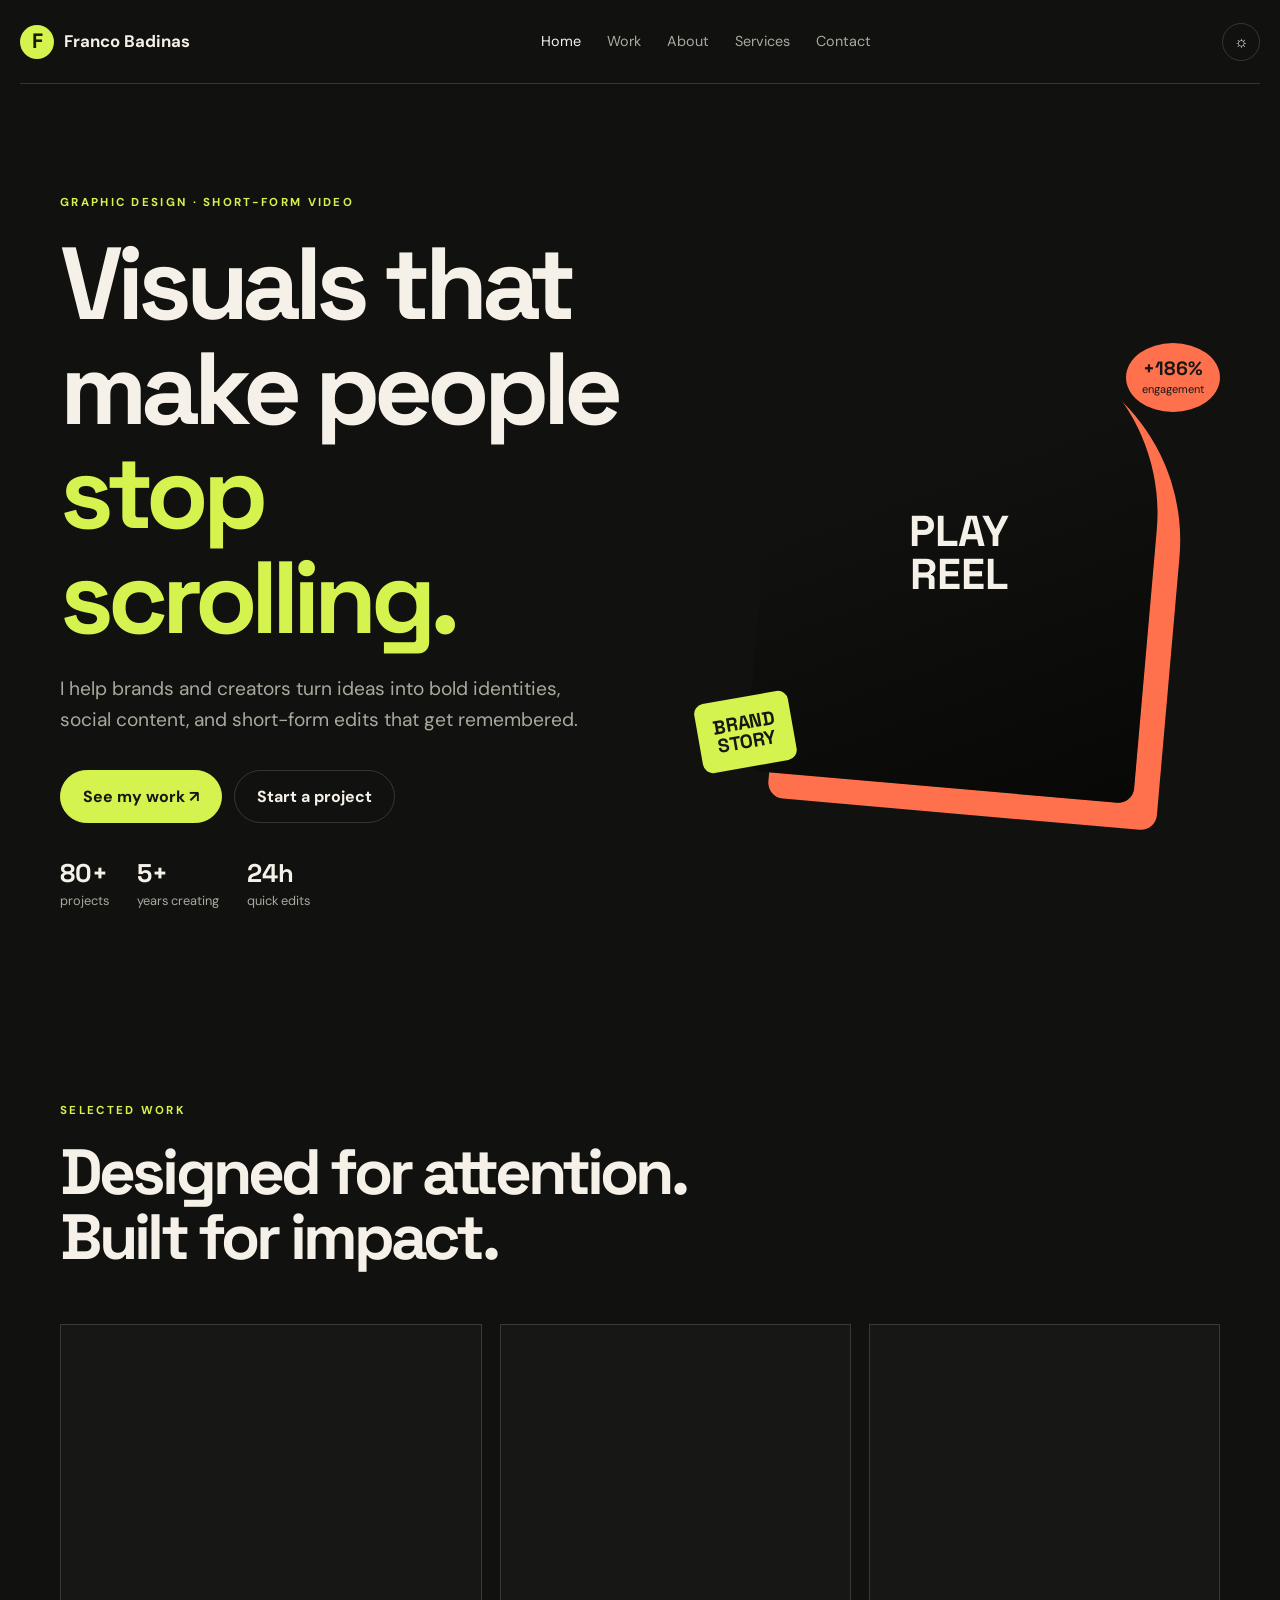
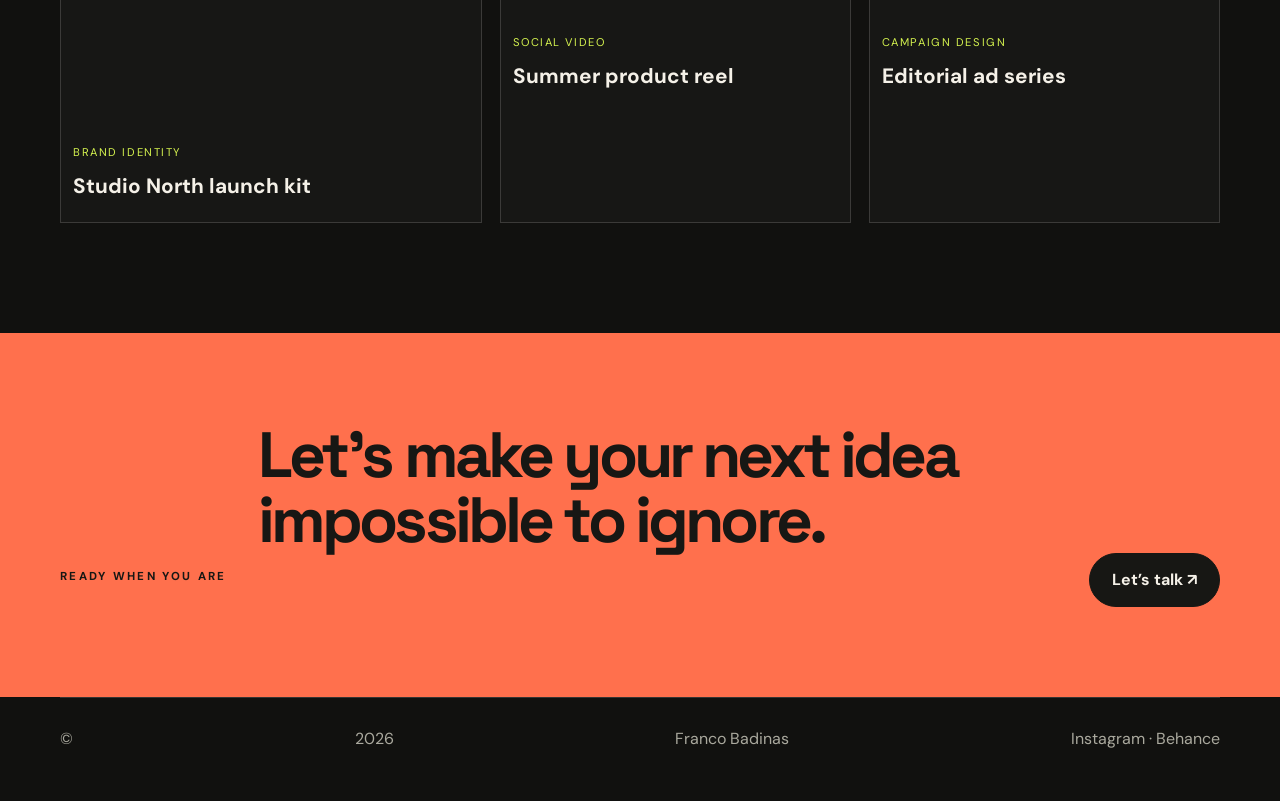
<file: index.html>
<!doctype html>
<html lang="en"><head><meta charset="UTF-8"><meta name="viewport" content="width=device-width,initial-scale=1"><meta name="description" content="Franco Badinas — graphic designer and short-form video editor"><title>Franco Badinas — Creative Portfolio</title><link rel="preconnect" href="https://fonts.googleapis.com"><link rel="preconnect" href="https://fonts.gstatic.com" crossorigin><link href="https://fonts.googleapis.com/css2?family=DM+Sans:wght@400;500;700&family=Space+Grotesk:wght@500;700&display=swap" rel="stylesheet"><link rel="stylesheet" href="style.css"></head><body><header class="header"><a class="logo" href="index.html"><b>F</b> Franco Badinas</a><nav><a class="active" href="index.html">Home</a><a href="work.html">Work</a><a href="about.html">About</a><a href="services.html">Services</a><a href="contact.html">Contact</a></nav><button class="theme" aria-label="Toggle theme">☼</button></header><main><section class="hero wrap"><div><p class="kicker">Graphic design · Short-form video</p><h1>Visuals that make people <em>stop scrolling.</em></h1><p class="intro">I help brands and creators turn ideas into bold identities, social content, and short-form edits that get remembered.</p><div class="actions"><a class="button primary" href="work.html">See my work ↗</a><a class="button" href="contact.html">Start a project</a></div><div class="stats"><span><strong>80+</strong> projects</span><span><strong>5+</strong> years creating</span><span><strong>24h</strong> quick edits</span></div></div><div class="hero-art"><div class="art-image"><span>PLAY<br>REEL</span></div><div class="sticker one">+186%<small>engagement</small></div><div class="sticker two">BRAND<br>STORY</div></div></section><section class="wrap section"><p class="kicker">Selected work</p><h2>Designed for attention.<br>Built for impact.</h2><div class="cards"><a class="card tall" href="work.html"><div class="photo photo-one"></div><p>Brand identity</p><h3>Studio North launch kit</h3></a><a class="card" href="work.html"><div class="photo photo-two"></div><p>Social video</p><h3>Summer product reel</h3></a><a class="card" href="work.html"><div class="photo photo-three"></div><p>Campaign design</p><h3>Editorial ad series</h3></a></div></section><section class="band"><div class="wrap band-inner"><p class="kicker">Ready when you are</p><h2>Let’s make your next idea impossible to ignore.</h2><a class="button primary" href="contact.html">Let’s talk ↗</a></div></section></main><footer class="footer wrap">© <span class="year"></span> Franco Badinas <span><a href="https://instagram.com" target="_blank">Instagram</a> · <a href="https://behance.net" target="_blank">Behance</a></span></footer><script src="script.js"></script></body></html>
</file>
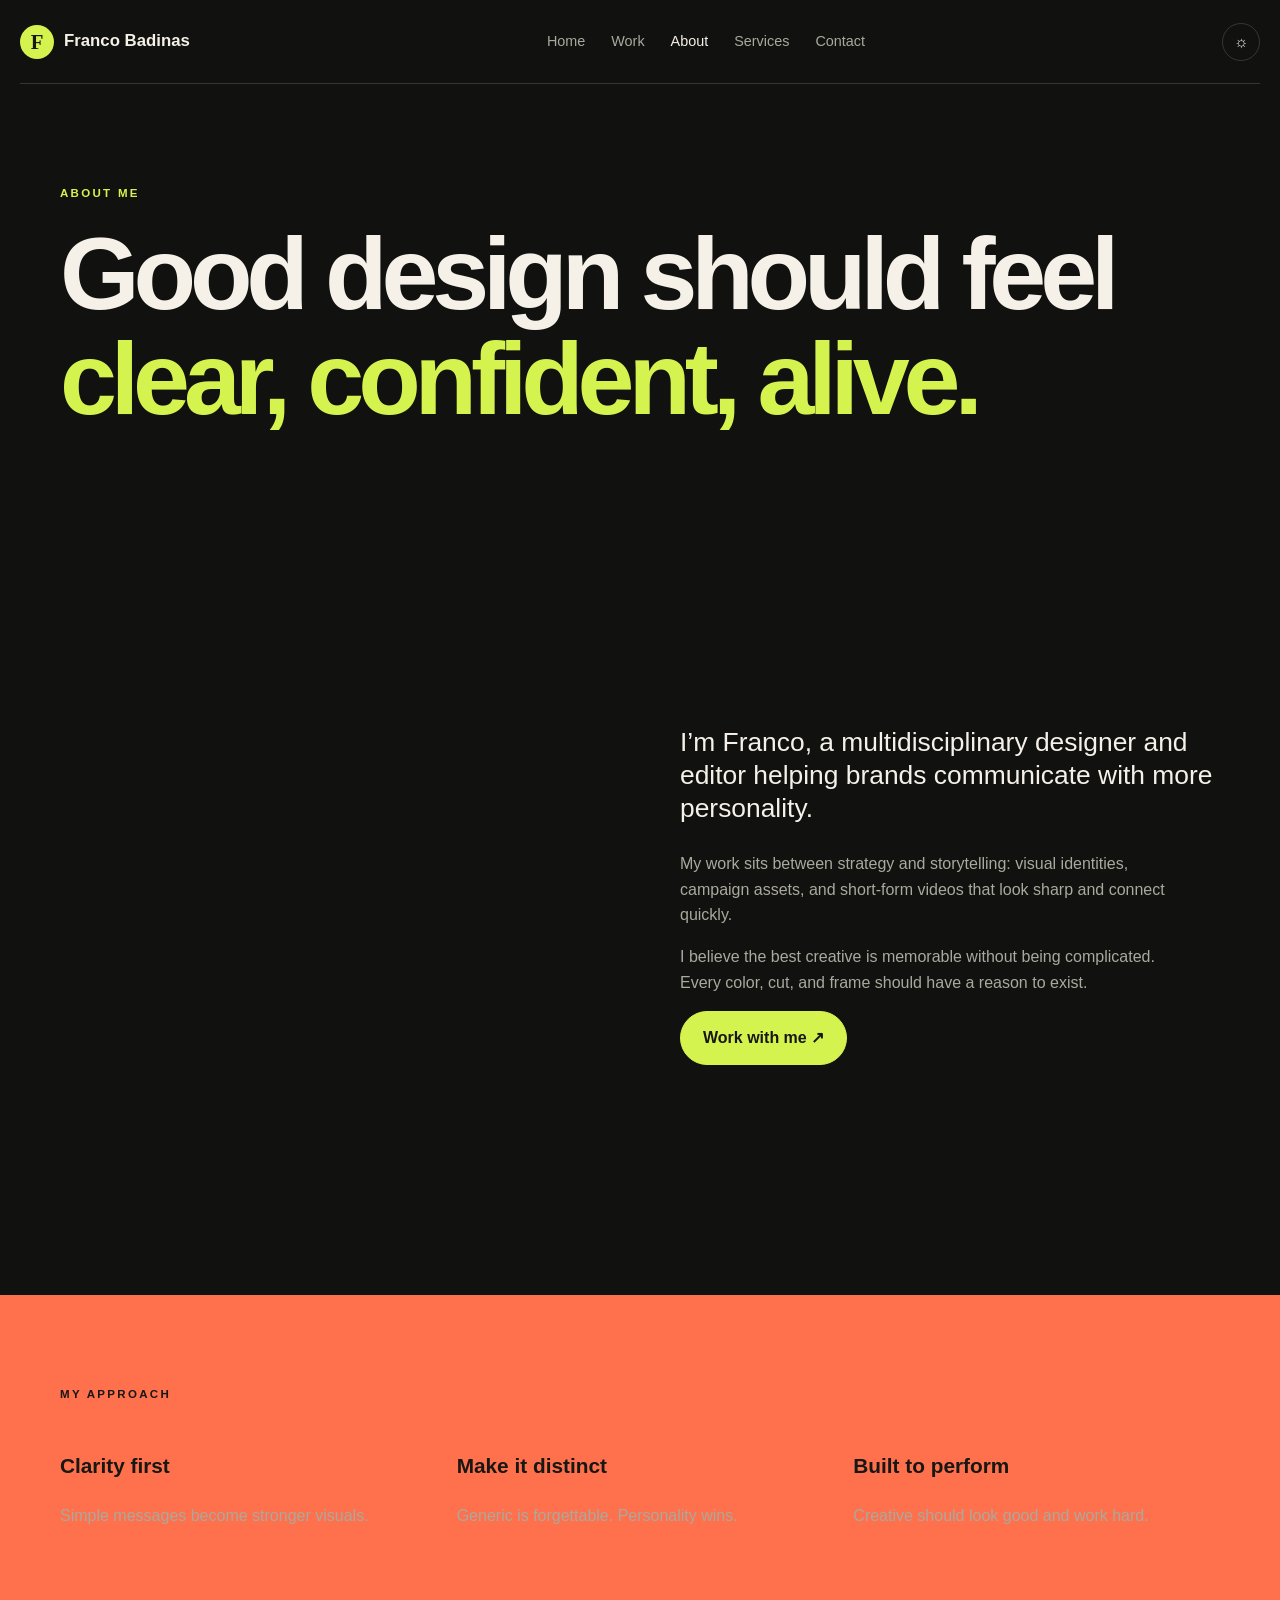
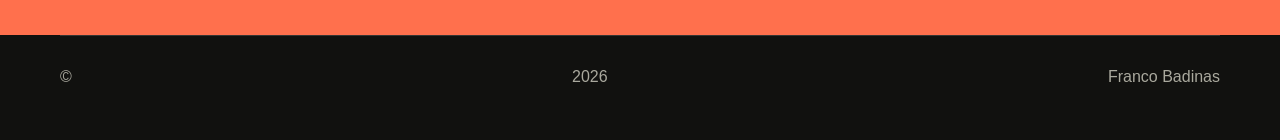
<file: about.html>
<!doctype html><html lang="en"><head><meta charset="UTF-8"><meta name="viewport" content="width=device-width,initial-scale=1"><title>About — Franco Badinas</title><link rel="stylesheet" href="style.css"></head><body><header class="header"><a class="logo" href="index.html"><b>F</b> Franco Badinas</a><nav><a href="index.html">Home</a><a href="work.html">Work</a><a class="active" href="about.html">About</a><a href="services.html">Services</a><a href="contact.html">Contact</a></nav><button class="theme">☼</button></header><main><section class="page-head wrap"><p class="kicker">About me</p><h1>Good design should feel<br><em>clear, confident, alive.</em></h1></section><section class="wrap about section"><div class="portrait"></div><div><p class="big-copy">I’m Franco, a multidisciplinary designer and editor helping brands communicate with more personality.</p><p>My work sits between strategy and storytelling: visual identities, campaign assets, and short-form videos that look sharp and connect quickly.</p><p>I believe the best creative is memorable without being complicated. Every color, cut, and frame should have a reason to exist.</p><a class="button primary" href="contact.html">Work with me ↗</a></div></section><section class="band"><div class="wrap"><p class="kicker">My approach</p><div class="values"><div><b>01</b><h3>Clarity first</h3><p>Simple messages become stronger visuals.</p></div><div><b>02</b><h3>Make it distinct</h3><p>Generic is forgettable. Personality wins.</p></div><div><b>03</b><h3>Built to perform</h3><p>Creative should look good and work hard.</p></div></div></div></section></main><footer class="footer wrap">© <span class="year"></span> Franco Badinas</footer><script src="script.js"></script></body></html>
</file>
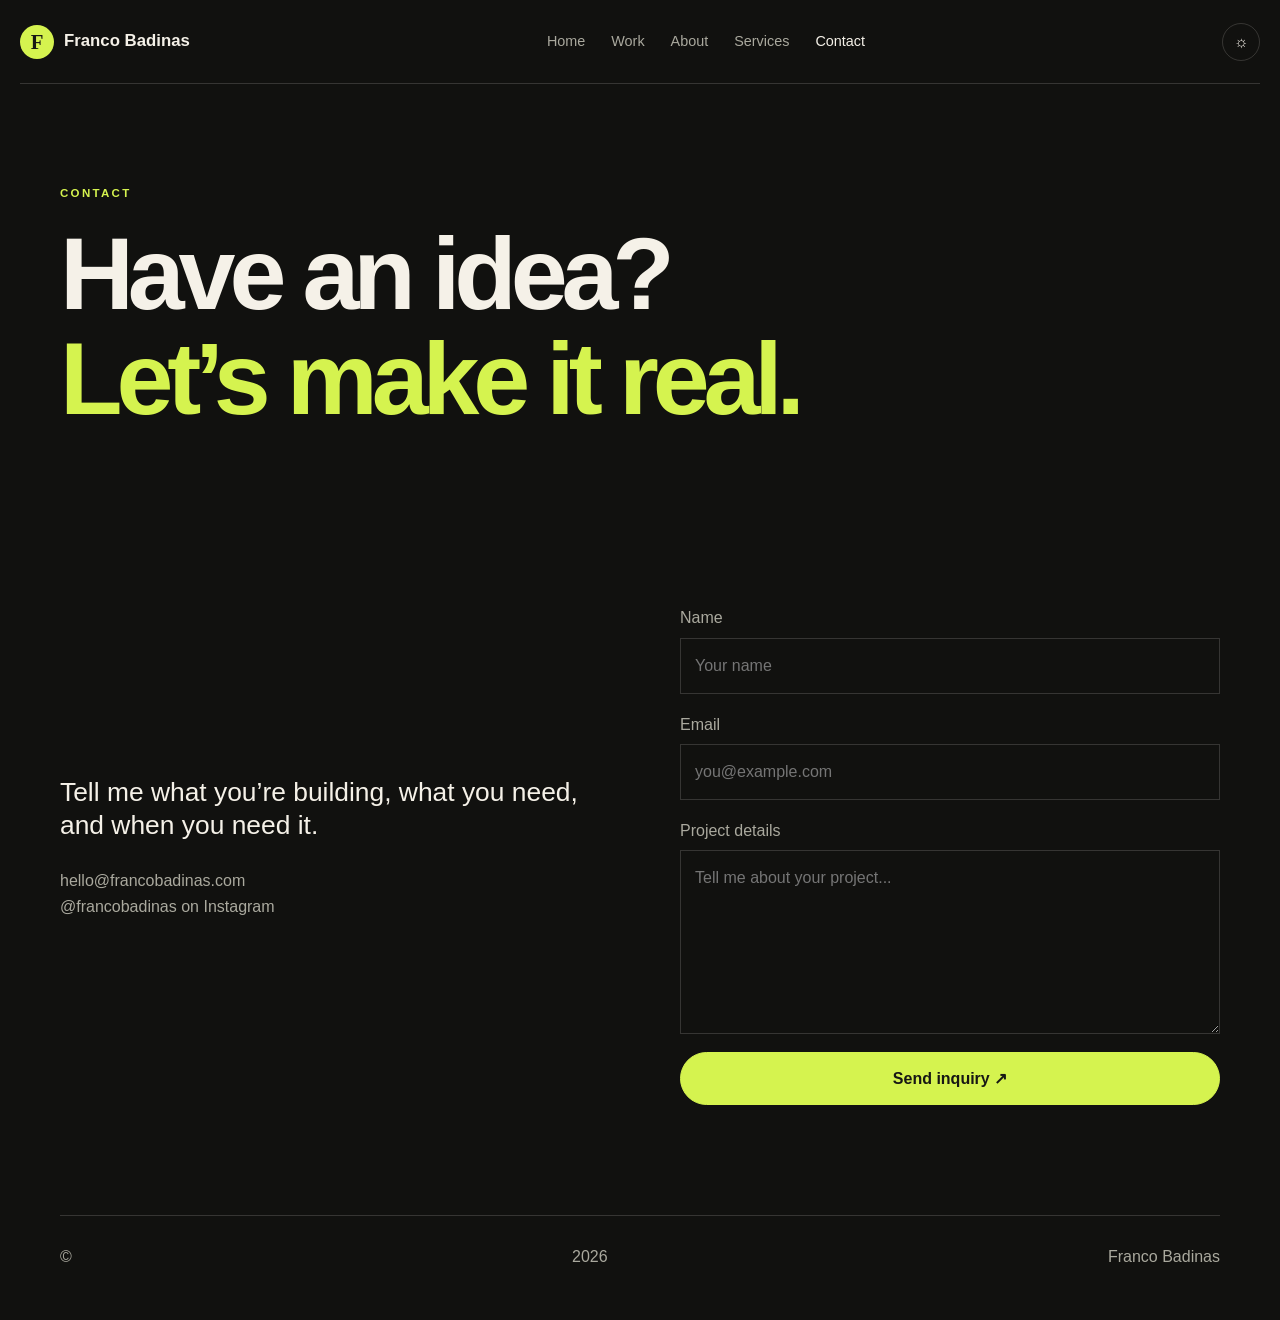
<file: contact.html>
<!doctype html><html lang="en"><head><meta charset="UTF-8"><meta name="viewport" content="width=device-width,initial-scale=1"><title>Contact — Franco Badinas</title><link rel="stylesheet" href="style.css"></head><body><header class="header"><a class="logo" href="index.html"><b>F</b> Franco Badinas</a><nav><a href="index.html">Home</a><a href="work.html">Work</a><a href="about.html">About</a><a href="services.html">Services</a><a class="active" href="contact.html">Contact</a></nav><button class="theme">☼</button></header><main><section class="page-head wrap"><p class="kicker">Contact</p><h1>Have an idea?<br><em>Let’s make it real.</em></h1></section><section class="wrap contact section"><div><p class="big-copy">Tell me what you’re building, what you need, and when you need it.</p><p>hello@francobadinas.com<br>@francobadinas on Instagram</p></div><form action="https://formspree.io/f/your-form-id" method="POST"><label>Name<input required name="name" placeholder="Your name"></label><label>Email<input required type="email" name="email" placeholder="you@example.com"></label><label>Project details<textarea required name="message" rows="6" placeholder="Tell me about your project..."></textarea></label><button class="button primary" type="submit">Send inquiry ↗</button></form></section></main><footer class="footer wrap">© <span class="year"></span> Franco Badinas</footer><script src="script.js"></script></body></html>
</file>
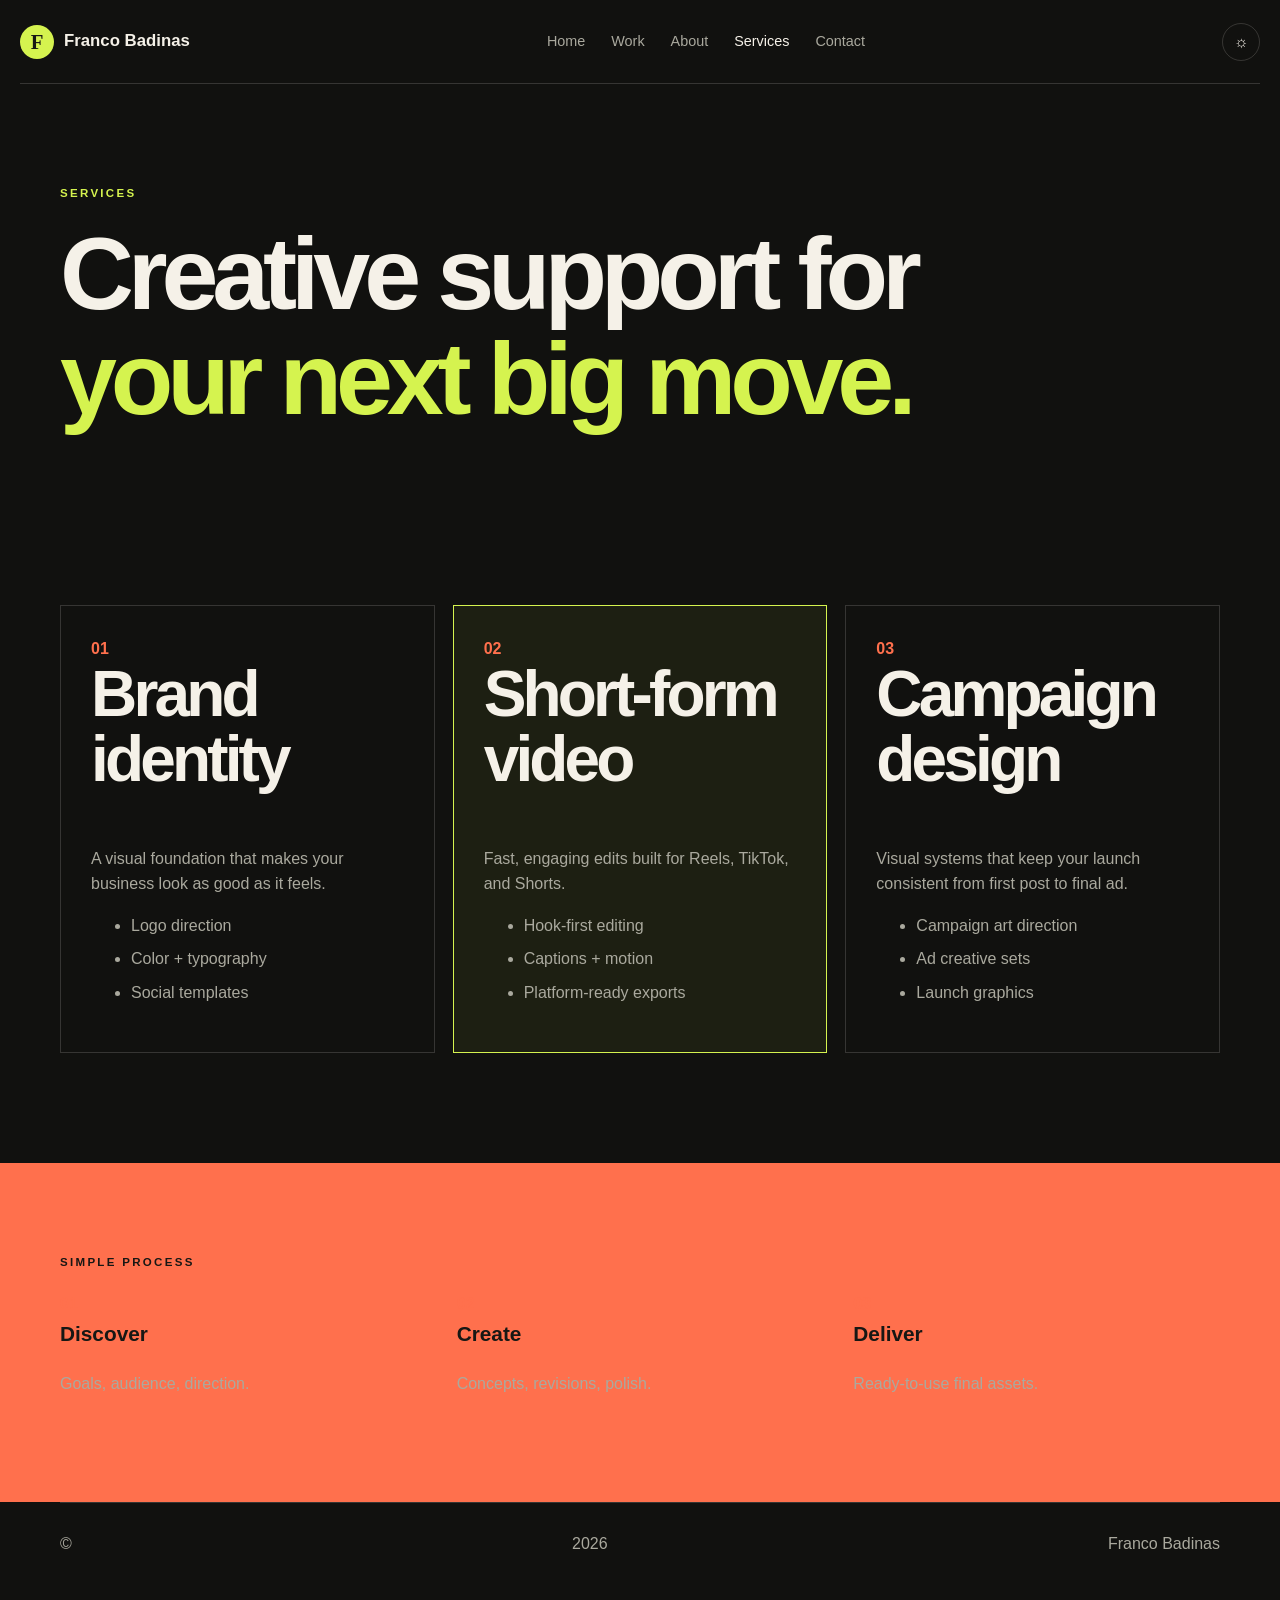
<file: services.html>
<!doctype html><html lang="en"><head><meta charset="UTF-8"><meta name="viewport" content="width=device-width,initial-scale=1"><title>Services — Franco Badinas</title><link rel="stylesheet" href="style.css"></head><body><header class="header"><a class="logo" href="index.html"><b>F</b> Franco Badinas</a><nav><a href="index.html">Home</a><a href="work.html">Work</a><a href="about.html">About</a><a class="active" href="services.html">Services</a><a href="contact.html">Contact</a></nav><button class="theme">☼</button></header><main><section class="page-head wrap"><p class="kicker">Services</p><h1>Creative support for<br><em>your next big move.</em></h1></section><section class="wrap section service-grid"><article><b>01</b><h2>Brand identity</h2><p>A visual foundation that makes your business look as good as it feels.</p><ul><li>Logo direction</li><li>Color + typography</li><li>Social templates</li></ul></article><article class="featured"><b>02</b><h2>Short-form video</h2><p>Fast, engaging edits built for Reels, TikTok, and Shorts.</p><ul><li>Hook-first editing</li><li>Captions + motion</li><li>Platform-ready exports</li></ul></article><article><b>03</b><h2>Campaign design</h2><p>Visual systems that keep your launch consistent from first post to final ad.</p><ul><li>Campaign art direction</li><li>Ad creative sets</li><li>Launch graphics</li></ul></article></section><section class="band"><div class="wrap"><p class="kicker">Simple process</p><div class="steps"><div><b>01</b><h3>Discover</h3><p>Goals, audience, direction.</p></div><div><b>02</b><h3>Create</h3><p>Concepts, revisions, polish.</p></div><div><b>03</b><h3>Deliver</h3><p>Ready-to-use final assets.</p></div></div></div></section></main><footer class="footer wrap">© <span class="year"></span> Franco Badinas</footer><script src="script.js"></script></body></html>
</file>
<file: style.css>
:root{--bg:#11110f;--paper:#f5f1e8;--ink:#171714;--muted:#aaa99e;--lime:#d5f34f;--orange:#ff704d;--line:rgba(245,241,232,.16)}*{box-sizing:border-box}html{scroll-behavior:smooth}body{margin:0;background:var(--bg);color:var(--paper);font:16px/1.6 'DM Sans',sans-serif}a{color:inherit;text-decoration:none}button{font:inherit;cursor:pointer}h1,h2,h3,p{margin-top:0}h1,h2{font-family:'Space Grotesk',sans-serif;line-height:1.02;letter-spacing:-.06em}h1{font-size:clamp(3.2rem,8vw,7.8rem);margin-bottom:24px}h2{font-size:clamp(2.5rem,5vw,5rem)}h3{font-size:1.3rem}.wrap{width:min(1160px,calc(100% - 40px));margin:auto}.header{width:min(1240px,calc(100% - 40px));margin:auto;min-height:84px;display:flex;align-items:center;justify-content:space-between;gap:24px;border-bottom:1px solid var(--line)}.logo{font-weight:700;font-size:1.05rem;display:flex;align-items:center;gap:10px}.logo b{display:grid;place-items:center;width:34px;height:34px;border-radius:50%;background:var(--lime);color:var(--ink);font-family:'Space Grotesk';font-size:1.3rem}nav{display:flex;gap:26px;color:var(--muted);font-size:.9rem}nav a:hover,nav .active{color:var(--paper)}.theme{border:1px solid var(--line);background:transparent;color:var(--paper);border-radius:50%;width:38px;height:38px}.hero{min-height:680px;padding:110px 0 80px;display:grid;grid-template-columns:1.05fr .95fr;align-items:center;gap:60px}.kicker{font-size:.72rem;color:var(--lime);text-transform:uppercase;letter-spacing:.2em;font-weight:700;margin-bottom:20px}.intro{color:var(--muted);font-size:1.2rem;max-width:550px}.em,em{color:var(--lime);font-style:normal}.actions{display:flex;gap:12px;flex-wrap:wrap;margin:34px 0}.button{display:inline-block;padding:13px 22px;border-radius:100px;border:1px solid var(--line);font-weight:700}.button.primary{background:var(--lime);color:var(--ink);border-color:var(--lime)}.button:hover{transform:translateY(-2px)}.stats{display:flex;gap:28px;color:var(--muted);font-size:.8rem}.stats span{display:grid;gap:2px}.stats strong{font:700 1.6rem 'Space Grotesk';color:var(--paper)}.hero-art{min-height:490px;position:relative;display:grid;place-items:center}.art-image{width:min(390px,80%);height:470px;background:linear-gradient(155deg,transparent 35%,rgba(0,0,0,.55)),url('https://images.unsplash.com/photo-1492691527719-9d1e07e534b4?auto=format&fit=crop&w=800&q=85') center/cover;border-radius:220px 220px 18px 18px;display:grid;place-items:center;transform:rotate(5deg);box-shadow:25px 25px 0 var(--orange)}.art-image span{font:700 2.7rem/1 'Space Grotesk';color:var(--paper);text-align:center;transform:rotate(-5deg)}.sticker{position:absolute;background:var(--orange);color:var(--ink);padding:16px;border-radius:50%;font:700 1.2rem 'Space Grotesk';text-align:center;line-height:1}.sticker small{display:block;font:11px 'DM Sans';margin-top:4px}.sticker.one{top:35px;right:0}.sticker.two{bottom:30px;left:0;border-radius:10px;background:var(--lime);transform:rotate(-10deg)}.section{padding:110px 0}.cards{display:grid;grid-template-columns:1.2fr 1fr 1fr;gap:18px}.card{border:1px solid var(--line);padding:12px;background:rgba(255,255,255,.025)}.photo{height:280px;background:center/cover}.card.tall .photo{height:390px}.photo-one{background-image:url('https://images.unsplash.com/photo-1524758631624-e2822e304c36?auto=format&fit=crop&w=900&q=85')}.photo-two{background-image:url('https://images.unsplash.com/photo-1522202176988-66273c2fd55f?auto=format&fit=crop&w=900&q=85')}.photo-three{background-image:url('https://images.unsplash.com/photo-1516321318423-f06f85e504b3?auto=format&fit=crop&w=900&q=85')}.card p{color:var(--lime);font-size:.7rem;text-transform:uppercase;letter-spacing:.14em;margin:17px 0 7px}.card h3{margin-bottom:8px}.band{padding:90px 0;background:var(--orange);color:var(--ink)}.band .kicker{color:var(--ink)}.band h2{max-width:800px}.band .button.primary{background:var(--ink);color:var(--paper);border-color:var(--ink)}.band-inner{display:flex;align-items:end;justify-content:space-between;gap:30px}.footer{padding:28px 0 50px;color:var(--muted);display:flex;justify-content:space-between;gap:20px;border-top:1px solid var(--line)}.page-head{padding:100px 0 40px}.page-head .intro{max-width:600px}.work-grid{display:grid;grid-template-columns:repeat(3,1fr);gap:18px}.filters{display:flex;gap:10px;margin-bottom:30px}.filters button{border:1px solid var(--line);background:transparent;color:var(--paper);border-radius:100px;padding:10px 17px}.filters button.selected,.filters button:hover{background:var(--lime);color:var(--ink);border-color:var(--lime)}.work-item{border:1px solid var(--line);padding:12px}.work-item img{width:100%;height:250px;object-fit:cover}.work-item p{color:var(--lime);font-size:.7rem;text-transform:uppercase;letter-spacing:.12em;margin:14px 0 4px}.about,.contact{display:grid;grid-template-columns:1fr 1fr;gap:80px;align-items:center}.portrait{height:580px;background:url('https://images.unsplash.com/photo-1500648767791-00dcc994a43e?auto=format&fit=crop&w=800&q=85') center/cover;filter:grayscale(1)}.big-copy{font-size:1.65rem;line-height:1.25}.about p:not(.big-copy),.contact p:not(.big-copy){color:var(--muted);max-width:500px}.values,.steps{display:grid;grid-template-columns:repeat(3,1fr);gap:30px}.values b,.steps b,article> b{color:var(--orange)}.values p,.steps p,article p,article li{color:var(--muted)}.service-grid{display:grid;grid-template-columns:repeat(3,1fr);gap:18px}.service-grid article{border:1px solid var(--line);padding:30px;min-height:330px}.service-grid .featured{border-color:var(--lime);background:rgba(213,243,79,.06)}li{margin:8px 0}form{display:grid;gap:18px}label{display:grid;gap:7px;color:var(--muted)}input,textarea{width:100%;padding:14px;background:transparent;border:1px solid var(--line);color:var(--paper);font:inherit}input:focus,textarea:focus{outline:1px solid var(--lime)}@media(max-width:800px){.header{flex-wrap:wrap;padding:16px 0}.header nav{order:3;width:100%;justify-content:space-between;gap:8px}.hero,.about,.contact{grid-template-columns:1fr;padding-top:70px}.hero-art{min-height:450px}.cards,.work-grid,.service-grid{grid-template-columns:1fr 1fr}.card.tall{grid-column:span 2}.portrait{height:420px}.band-inner{display:block}.band-inner .button{margin-top:20px}}@media(max-width:520px){h1{font-size:3.6rem}.wrap{width:min(100% - 28px,1160px)}.stats{gap:14px}.cards,.work-grid,.service-grid,.values,.steps{grid-template-columns:1fr}.card.tall{grid-column:auto}.card.tall .photo,.photo{height:280px}.footer{display:block}.footer span{display:block;margin-top:10px}.about,.contact{gap:35px}.page-head{padding-top:65px}}body.light{--bg:#f5f1e8;--paper:#171714;--muted:#66665d;--line:rgba(23,23,20,.17)}
</file>
